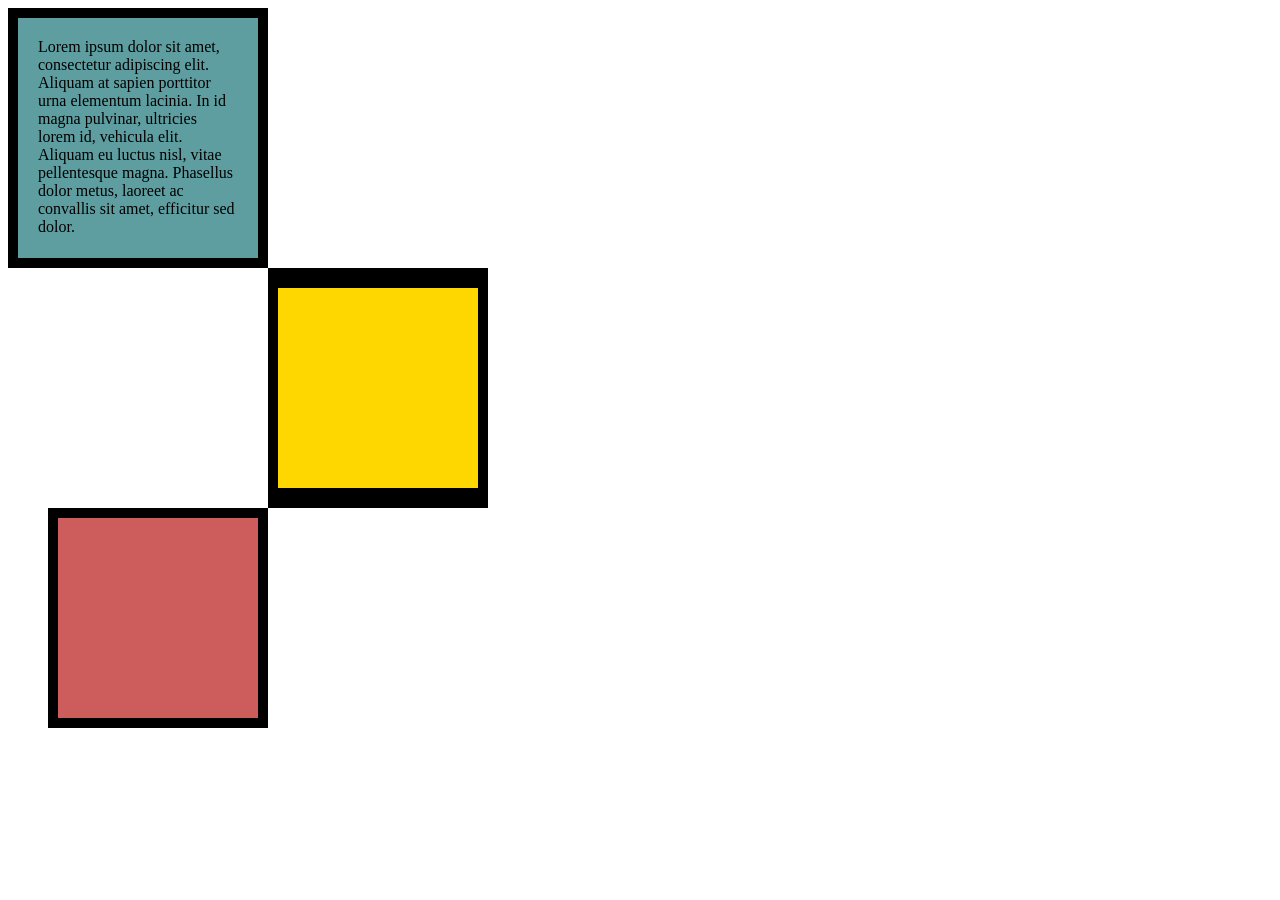
<file: CSS Acitivity II/index.html>
<!DOCTYPE html>
<html lang="en">

<head>
  <meta charset="UTF-8">
  <title>CSS Box Model</title>
  <style>
    div{
      height: 200px;
      width: 200px;
    }

    .one{
      background-color: cadetblue;
      padding: 20px;
      border: 10px solid black;
    }

    p {
      margin: 0;
    }

    .two {
      background-color: gold;
      border: solid black;
      border-width: 20px 10px;
      margin-left: 260px;
    }

    .three {
      background-color: indianred;
      border: 10px solid black;
      margin-left: 40px;
    }

  </style>
</head>

<body>

<div class="one">
  <p>
    Lorem ipsum dolor sit amet, consectetur adipiscing elit. Aliquam at sapien porttitor urna elementum lacinia. In
    id magna pulvinar, ultricies lorem id, vehicula elit. Aliquam eu luctus nisl, vitae pellentesque magna. Phasellus
    dolor metus, laoreet ac convallis sit amet, efficitur sed dolor.
  </p>
</div>

<div class="two"></div>

<div class="three"></div>
 
</body>

</html>
</file>
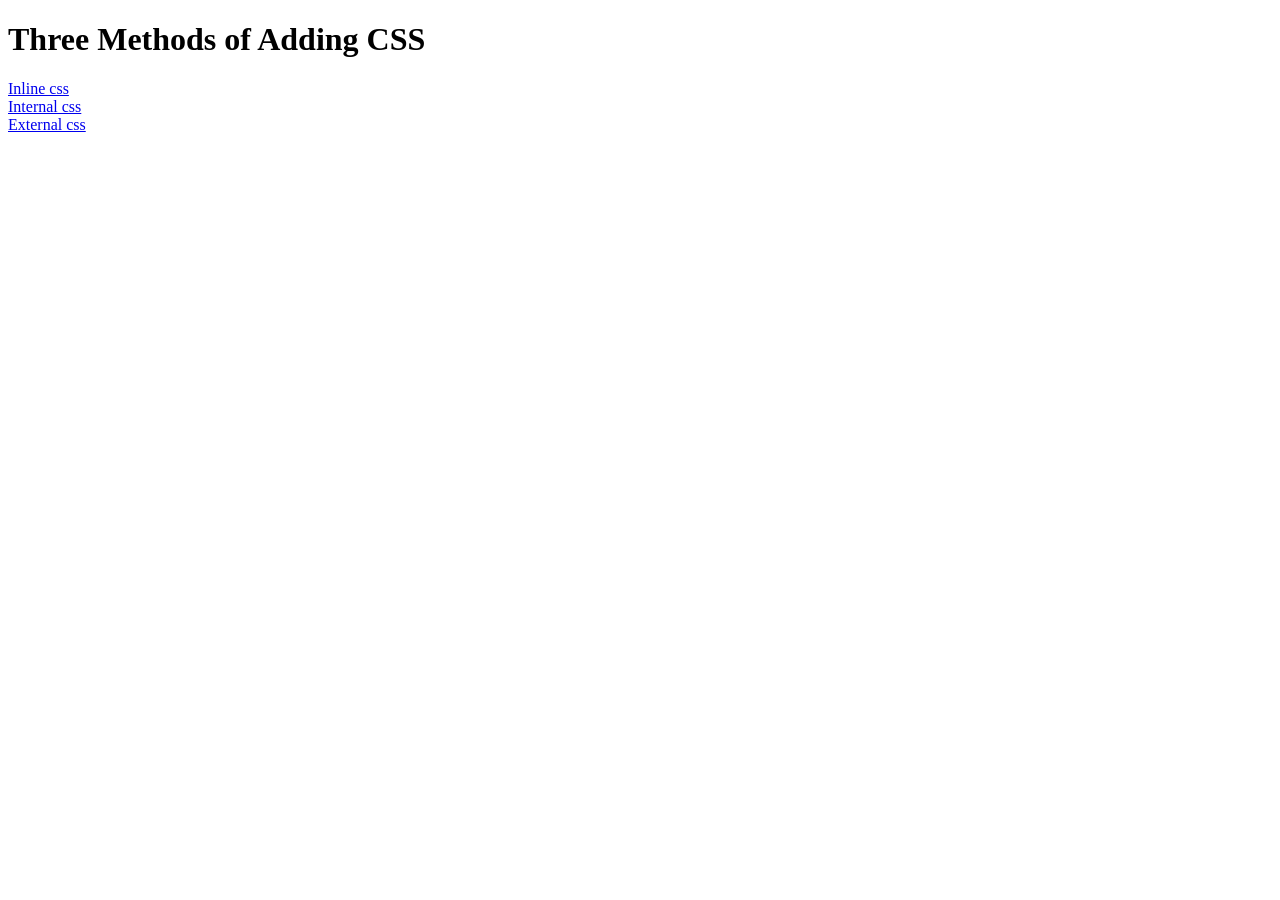
<file: css-activity1/index.html>
<!DOCTYPE html>
<html lang="en">

<head>
  <meta charset="UTF-8">
  <title>Adding CSS</title>
</head>

<body>
  <h1>Three Methods of Adding CSS</h1>
  
  <a href="inline.html">Inline css</a>
  <br>

  <a href="internal.html">Internal css</a>
  <br>

  <a href="external.html">External css</a>
  
</body>

</html>
</file>
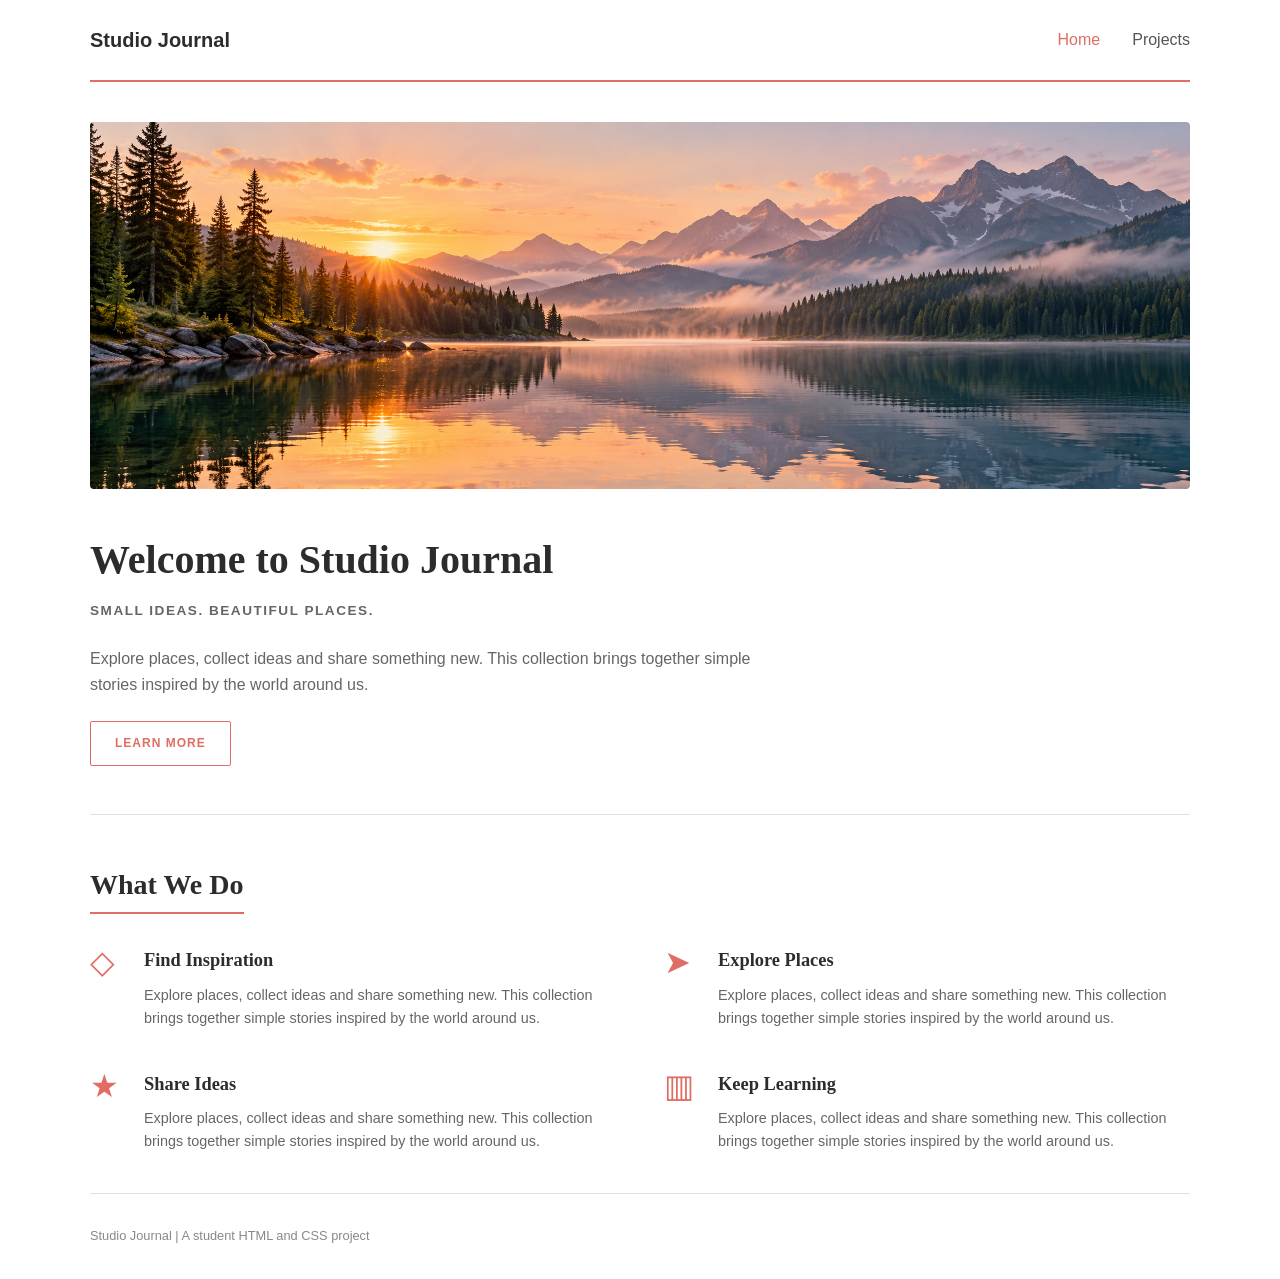
<file: Lab Practical 2/index.html>
<!DOCTYPE html>
<html lang="en">
<head>
    <meta charset="UTF-8">
    <meta name="viewport" content="width=device-width, initial-scale=1.0">
    <title>Studio Journal | Home</title>
    <link rel="stylesheet" href="styles.css">
</head>
<body>
    <header>
        <a class="logo" href="index.html"><strong>Studio Journal</strong></a>
        <nav>
            <a href="index.html" class="active" aria-current="page">Home</a>
            <a href="projects.html">Projects</a>
        </nav>
    </header>

    <main>
        <section class="intro">
            <img class="banner" src="images/pic10.png" alt="Mountain lake at sunrise">
            <h1>Welcome to Studio Journal</h1>
            <p class="subtitle">Small ideas. Beautiful places.</p>
            <p>Explore places, collect ideas and share something new. This collection brings together simple stories inspired by the world around us.</p>
            <a class="button" href="#features">Learn More</a>
        </section>

        <section id="features">
            <h2>What We Do</h2>
            <div class="features">
                <article class="feature">
                    <span class="icon" aria-hidden="true">◇</span>
                    <div>
                        <h3>Find Inspiration</h3>
                        <p>Explore places, collect ideas and share something new. This collection brings together simple stories inspired by the world around us.</p>
                    </div>
                </article>
                <article class="feature">
                    <span class="icon" aria-hidden="true">➤</span>
                    <div>
                        <h3>Explore Places</h3>
                        <p>Explore places, collect ideas and share something new. This collection brings together simple stories inspired by the world around us.</p>
                    </div>
                </article>
                <article class="feature">
                    <span class="icon" aria-hidden="true">★</span>
                    <div>
                        <h3>Share Ideas</h3>
                        <p>Explore places, collect ideas and share something new. This collection brings together simple stories inspired by the world around us.</p>
                    </div>
                </article>
                <article class="feature">
                    <span class="icon" aria-hidden="true">▥</span>
                    <div>
                        <h3>Keep Learning</h3>
                        <p>Explore places, collect ideas and share something new. This collection brings together simple stories inspired by the world around us.</p>
                    </div>
                </article>
            </div>
        </section>
    </main>
    <footer>Studio Journal | A student HTML and CSS project</footer>
</body>
</html>
</file>
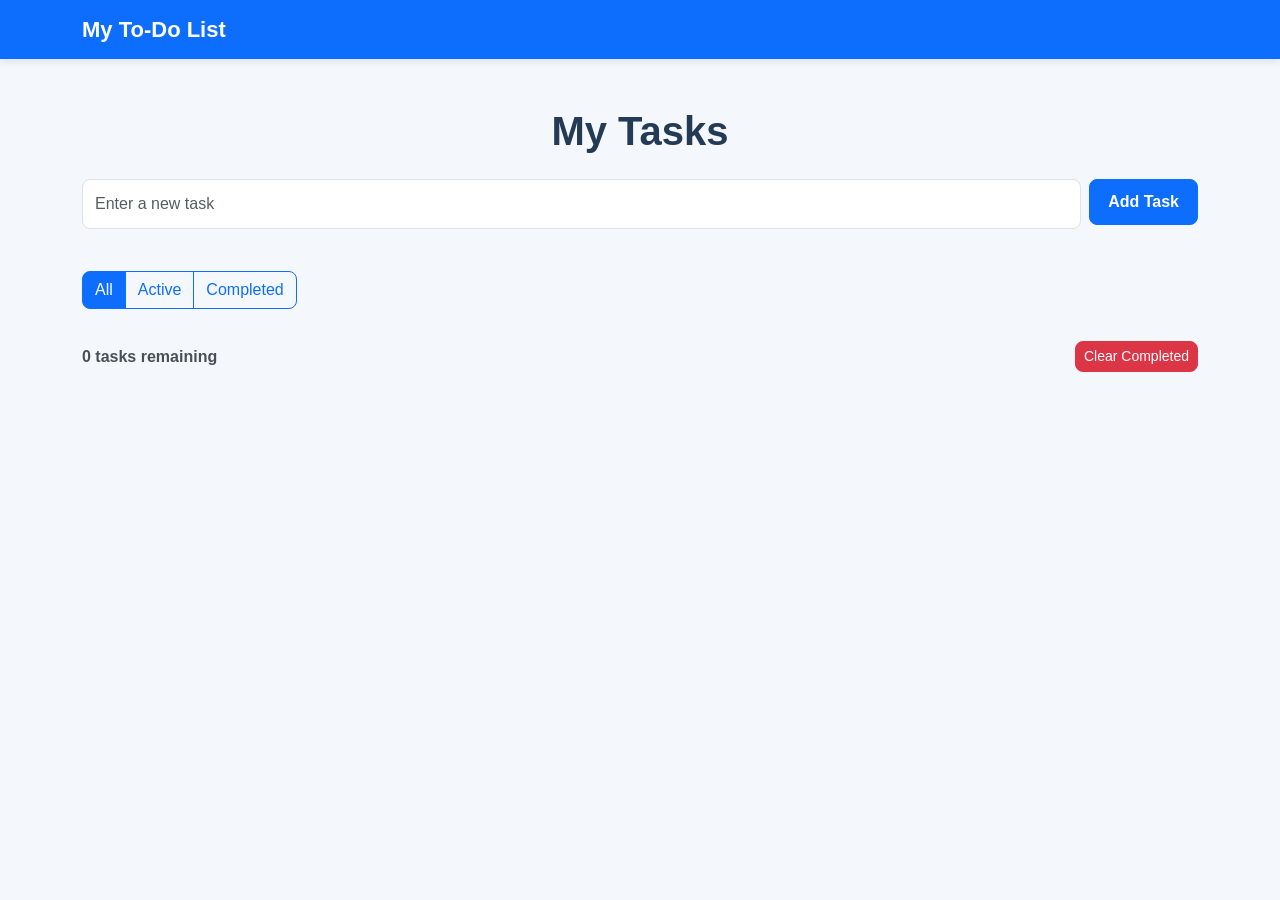
<file: TodoList/index.html>
<!DOCTYPE html>
<html lang="en">
<head>
    <meta charset="UTF-8">
    <meta name="viewport" content="width=device-width, initial-scale=1.0">

    <title>My To-Do List</title>

    <!-- Bootstrap CSS -->
    <link
        href="https://cdn.jsdelivr.net/npm/bootstrap@5.3.3/dist/css/bootstrap.min.css"
        rel="stylesheet">

    <!-- Custom CSS -->
    <link rel="stylesheet" href="style.css">
</head>

<body>

    <!-- Navigation Bar -->
    <nav class="navbar navbar-dark bg-primary">
        <div class="container">
            <a class="navbar-brand" href="#">My To-Do List</a>
        </div>
    </nav>

    <!-- Main Content -->
    <main class="container py-5">

        <h1 class="text-center mb-4">My Tasks</h1>

        <!-- Task Input -->
        <div class="row g-2 mb-3">
            <div class="col">
                <input
                    type="text"
                    id="taskInput"
                    class="form-control"
                    placeholder="Enter a new task">
            </div>

            <div class="col-auto">
                <button id="addTaskBtn" class="btn btn-primary">
                    Add Task
                </button>
            </div>
        </div>

        <!-- Error Message -->
        <p id="errorMessage" class="text-danger"></p>

        <!-- Filters -->
        <div class="btn-group mb-3" role="group">
            <button class="btn btn-outline-primary filter-btn active"
                    data-filter="all">All</button>

            <button class="btn btn-outline-primary filter-btn"
                    data-filter="active">Active</button>

            <button class="btn btn-outline-primary filter-btn"
                    data-filter="completed">Completed</button>
        </div>

        <!-- Task List -->
        <ul id="taskList" class="list-group mb-3"></ul>

        <!-- Task Counter and Clear Button -->
        <div class="d-flex justify-content-between align-items-center">
            <span id="taskCounter">0 tasks remaining</span>

            <button id="clearCompletedBtn" class="btn btn-danger btn-sm">
                Clear Completed
            </button>
        </div>

    </main>

    <!-- JavaScript -->
    <script src="script.js"></script>

</body>
</html>
</file>
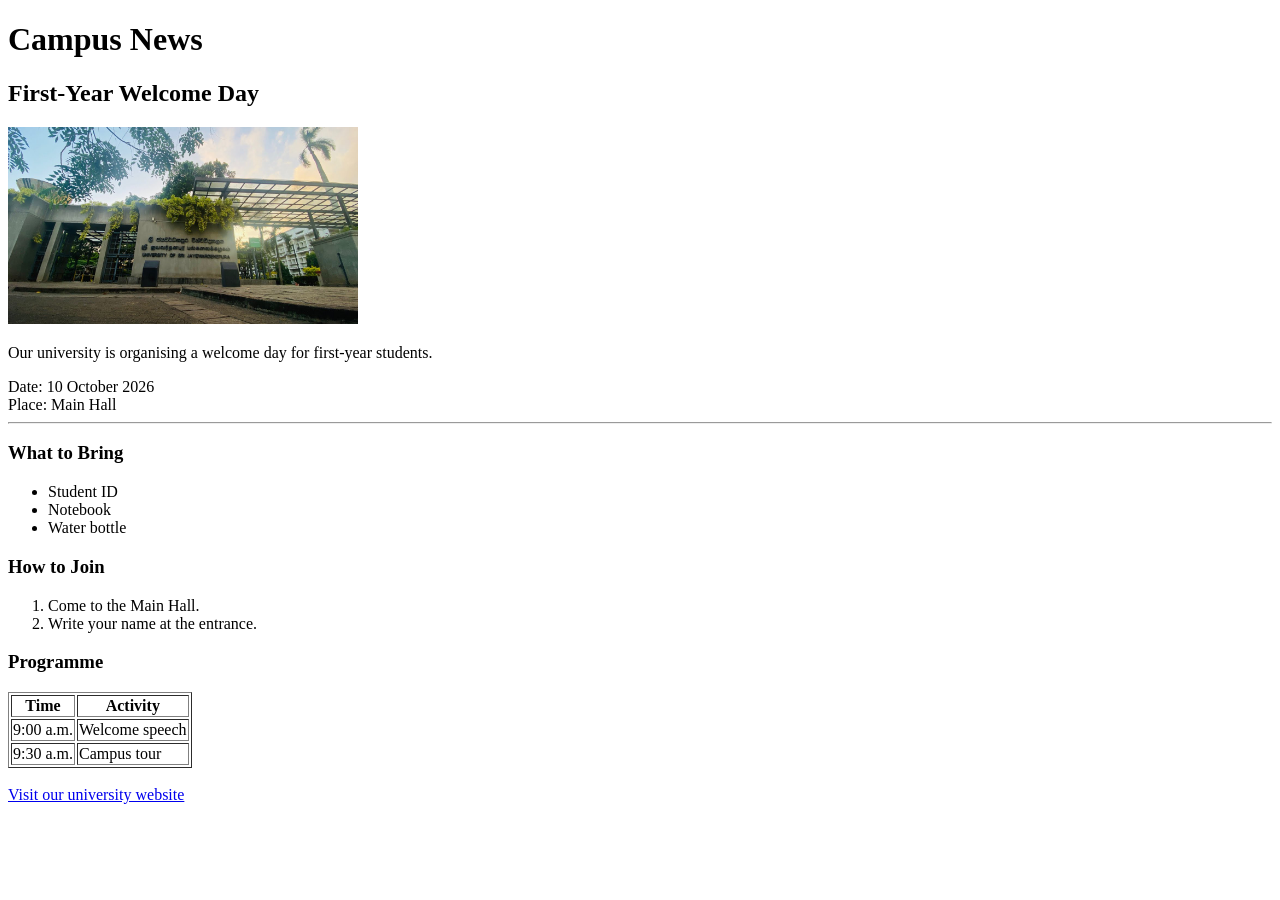
<file: Lab Practical 1/news.html>
<!DOCTYPE html> 
<html>
    <head>
        <meta charset="UTF-8">
        <title>Campus News</title>
    </head>

    <body>

        <h1>Campus News</h1>

        <h2>First-Year Welcome Day</h2>

        <img src="university.jpg" alt="University campus" width="350">

        <p>Our university is organising a welcome day for first-year students.</p>

        Date: 10 October 2026<br> 
        Place: Main Hall

        <hr>

        <h3>What to Bring</h3>

        <ul>
            <li>Student ID</li>
            <li>Notebook</li>
            <li>Water bottle</li>
        </ul>

        <h3>How to Join</h3>

        <ol>
            <li>Come to the Main Hall.</li>
            <li>Write your name at the entrance.</li>
        </ol>

        <h3>Programme</h3>

        <table border="1">
            <tr>
                <th>Time</th>
                <th>Activity</th>
            </tr>
            <tr>
                <td>9:00 a.m.</td>
                <td>Welcome speech</td>
            </tr>
            <tr>
                <td>9:30 a.m.</td>
                <td>Campus tour</td>
            </tr>
        </table>

        <br>

        <a href="https://www.sjp.ac.lk/">Visit our university website
        </a>
        
    </body>
</html>
</file>
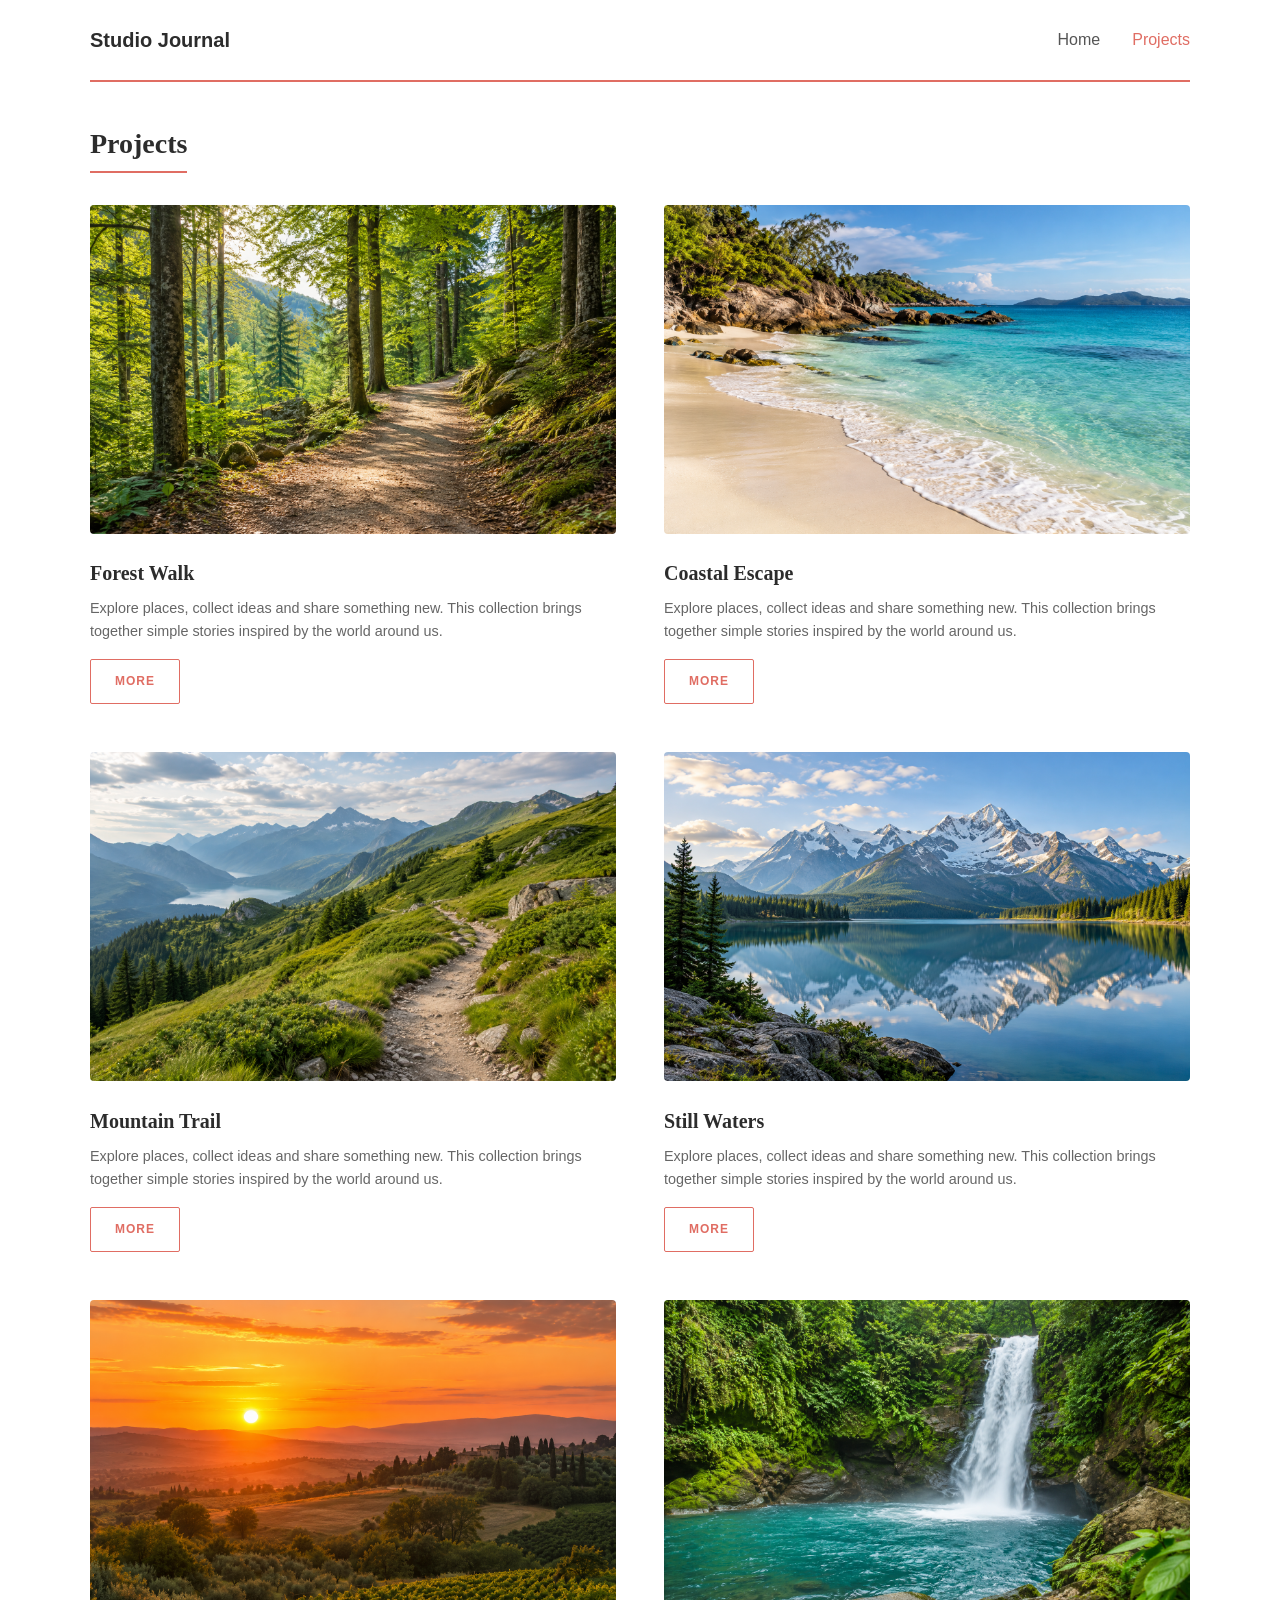
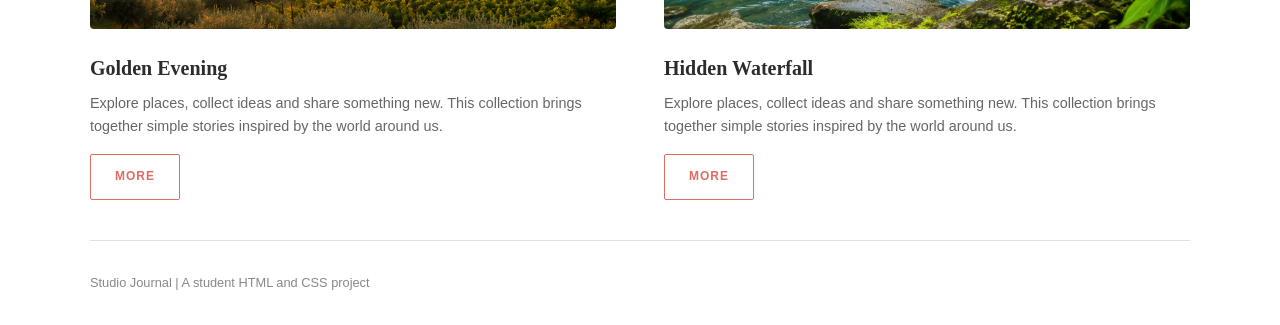
<file: Lab Practical 2/projects.html>
<!DOCTYPE html>
<html lang="en">
<head>
    <meta charset="UTF-8">
    <meta name="viewport" content="width=device-width, initial-scale=1.0">
    <title>Studio Journal | Projects</title>
    <link rel="stylesheet" href="styles.css">
</head>
<body>
    <header>
        <a class="logo" href="index.html"><strong>Studio Journal</strong></a>
        <nav>
            <a href="index.html">Home</a>
            <a href="projects.html" class="active" aria-current="page">Projects</a>
        </nav>
    </header>

    <main>
        <section>
            <h1 class="section-title">Projects</h1>
            <div class="projects">
                <article>
                    <img src="images/pic01.png" alt="Sunlit path through a green forest">
                    <h3>Forest Walk</h3>
                    <p>Explore places, collect ideas and share something new. This collection brings together simple stories inspired by the world around us.</p>
                    <a class="button" href="images/pic01.png">More</a>
                </article>
                <article>
                    <img src="images/pic02.png" alt="Sandy coastline beside turquoise water">
                    <h3>Coastal Escape</h3>
                    <p>Explore places, collect ideas and share something new. This collection brings together simple stories inspired by the world around us.</p>
                    <a class="button" href="images/pic02.png">More</a>
                </article>
                <article>
                    <img src="images/pic03.png" alt="Trail through green mountain hills">
                    <h3>Mountain Trail</h3>
                    <p>Explore places, collect ideas and share something new. This collection brings together simple stories inspired by the world around us.</p>
                    <a class="button" href="images/pic03.png">More</a>
                </article>
                <article>
                    <img src="images/pic04.png" alt="Lake reflecting distant mountains">
                    <h3>Still Waters</h3>
                    <p>Explore places, collect ideas and share something new. This collection brings together simple stories inspired by the world around us.</p>
                    <a class="button" href="images/pic04.png">More</a>
                </article>
                <article>
                    <img src="images/pic05.png" alt="Sunset over rolling countryside">
                    <h3>Golden Evening</h3>
                    <p>Explore places, collect ideas and share something new. This collection brings together simple stories inspired by the world around us.</p>
                    <a class="button" href="images/pic05.png">More</a>
                </article>
                <article>
                    <img src="images/pic06.png" alt="Waterfall surrounded by green plants">
                    <h3>Hidden Waterfall</h3>
                    <p>Explore places, collect ideas and share something new. This collection brings together simple stories inspired by the world around us.</p>
                    <a class="button" href="images/pic06.png">More</a>
                </article>
            </div>
        </section>
    </main>
    <footer>Studio Journal | A student HTML and CSS project</footer>
</body>
</html>
</file>
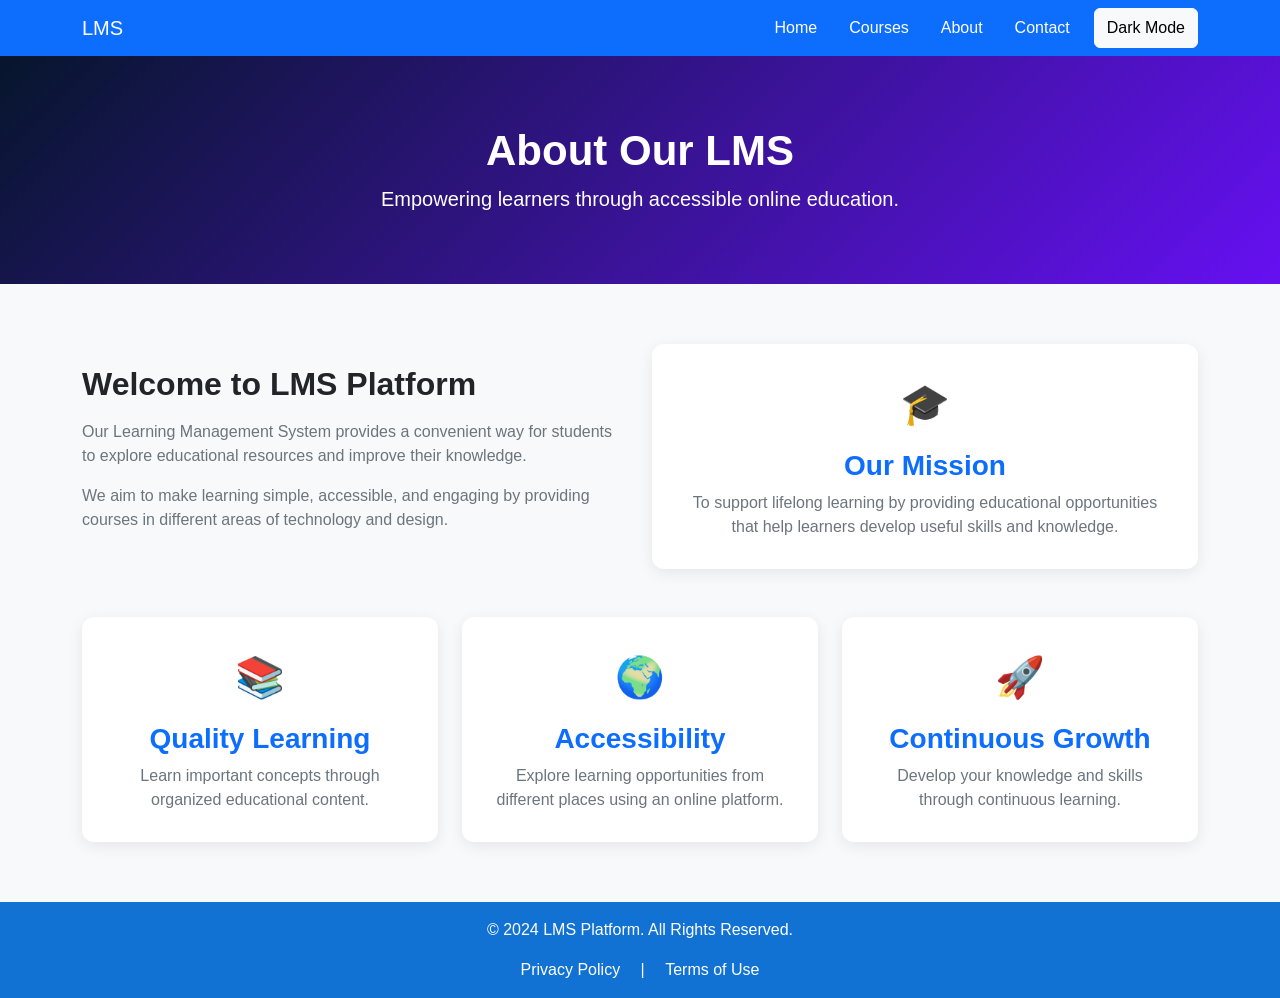
<file: LMS/about.html>
<!DOCTYPE html>
<html lang="en">

<head>
    <meta charset="UTF-8">
    <meta name="viewport" content="width=device-width, initial-scale=1.0">

    <title>About Us | LMS Platform</title>

    <!-- Bootstrap CSS -->
    <link href="https://cdn.jsdelivr.net/npm/bootstrap@5.3.3/dist/css/bootstrap.min.css"
          rel="stylesheet">

    <style>
        body {
            background-color: #f8f9fa;
            font-family: Arial, sans-serif;
        }

        .about-hero {
            background: linear-gradient(135deg, #06162c, #6610f2);
            color: white;
            text-align: center;
            padding: 70px 20px;
        }

        .about-hero h1 {
            font-size: 42px;
            font-weight: bold;
        }

        .about-content {
            padding: 60px 0;
        }

        .about-card {
            background-color: white;
            padding: 30px;
            border-radius: 12px;
            height: 100%;
            box-shadow: 0 4px 15px rgba(0, 0, 0, 0.08);
            transition: transform 0.3s ease;
        }

        .about-card:hover {
            transform: translateY(-5px);
        }

        .about-card h3 {
            color: #0d6efd;
            font-weight: bold;
        }

        .about-icon {
            font-size: 40px;
            margin-bottom: 15px;
        }

        /*Footer*/
      .site-footer p{
        color: white;

      }
      footer {
        background-color: #1172d4;
        color: white;
        padding: 25px 0;
        text-align: center;
      }

      footer a {
        color: white;
        text-decoration: none;
        margin: 0 8px;
      }

      footer a:hover {
        text-decoration: underline;
      }
    </style>
</head>

<body>

    <!--1. Navbar-->
    <nav class="navbar bg-primary" aria-label="Main navigation">
      <div class="container">
        <a class="navbar-brand text-white" href="index.html">LMS</a>

        <div class="nav">
          <a class="nav-link text-white" href="index.html">Home</a>
          <a class="nav-link text-white" href="courses.html">Courses</a>
          <a class="nav-link text-white" href="about.html">About</a>
          <a class="nav-link text-white" href="contact.html">Contact</a>

        </div>
      </div>
    </nav>


    <!-- About Hero Section -->
    <section class="about-hero">

        <div class="container">

            <h1>About Our LMS</h1>

            <p class="lead mb-0">
                Empowering learners through accessible online education.
            </p>

        </div>

    </section>


    <!-- About Content -->
    <section class="about-content">

        <div class="container">

            <div class="row align-items-center g-4">

                <div class="col-lg-6">

                    <h2 class="fw-bold mb-3">
                        Welcome to LMS Platform
                    </h2>

                    <p class="text-secondary">
                        Our Learning Management System provides a convenient
                        way for students to explore educational resources
                        and improve their knowledge.
                    </p>

                    <p class="text-secondary">
                        We aim to make learning simple, accessible, and
                        engaging by providing courses in different areas
                        of technology and design.
                    </p>

                </div>

                <div class="col-lg-6">

                    <div class="about-card text-center">

                        <div class="about-icon">🎓</div>

                        <h3>Our Mission</h3>

                        <p class="text-secondary mb-0">
                            To support lifelong learning by providing
                            educational opportunities that help learners
                            develop useful skills and knowledge.
                        </p>

                    </div>

                </div>

            </div>


            <!-- Our Values -->
            <div class="row g-4 mt-4">

                <div class="col-md-4">

                    <div class="about-card text-center">

                        <div class="about-icon">📚</div>

                        <h3>Quality Learning</h3>

                        <p class="text-secondary mb-0">
                            Learn important concepts through organized
                            educational content.
                        </p>

                    </div>

                </div>


                <div class="col-md-4">

                    <div class="about-card text-center">

                        <div class="about-icon">🌍</div>

                        <h3>Accessibility</h3>

                        <p class="text-secondary mb-0">
                            Explore learning opportunities from different
                            places using an online platform.
                        </p>

                    </div>

                </div>


                <div class="col-md-4">

                    <div class="about-card text-center">

                        <div class="about-icon">🚀</div>

                        <h3>Continuous Growth</h3>

                        <p class="text-secondary mb-0">
                            Develop your knowledge and skills through
                            continuous learning.
                        </p>

                    </div>

                </div>

            </div>

        </div>

    </section>


    <!--5. Footer Section-->
    <footer class="site-footer py-2 text-center">
      <div class="container">
        <p class="mb-2 py-2">&copy; 2024 LMS Platform. All Rights Reserved.</p>
      </div>

      <div class="mb-2">
        <a href="#">Privacy Policy</a>
        <span class="mx-2">|</span>
        <a herf="#">Terms of Use</a>
      </div>
    </footer>


    <!-- ADDED: Bootstrap JS (must come before app.js) -->
    <script src="https://cdn.jsdelivr.net/npm/bootstrap@5.3.3/dist/js/bootstrap.bundle.min.js"></script>
    <script src="script.js"></script>
    <script src="app.js"></script>

</body>
</html>
</file>
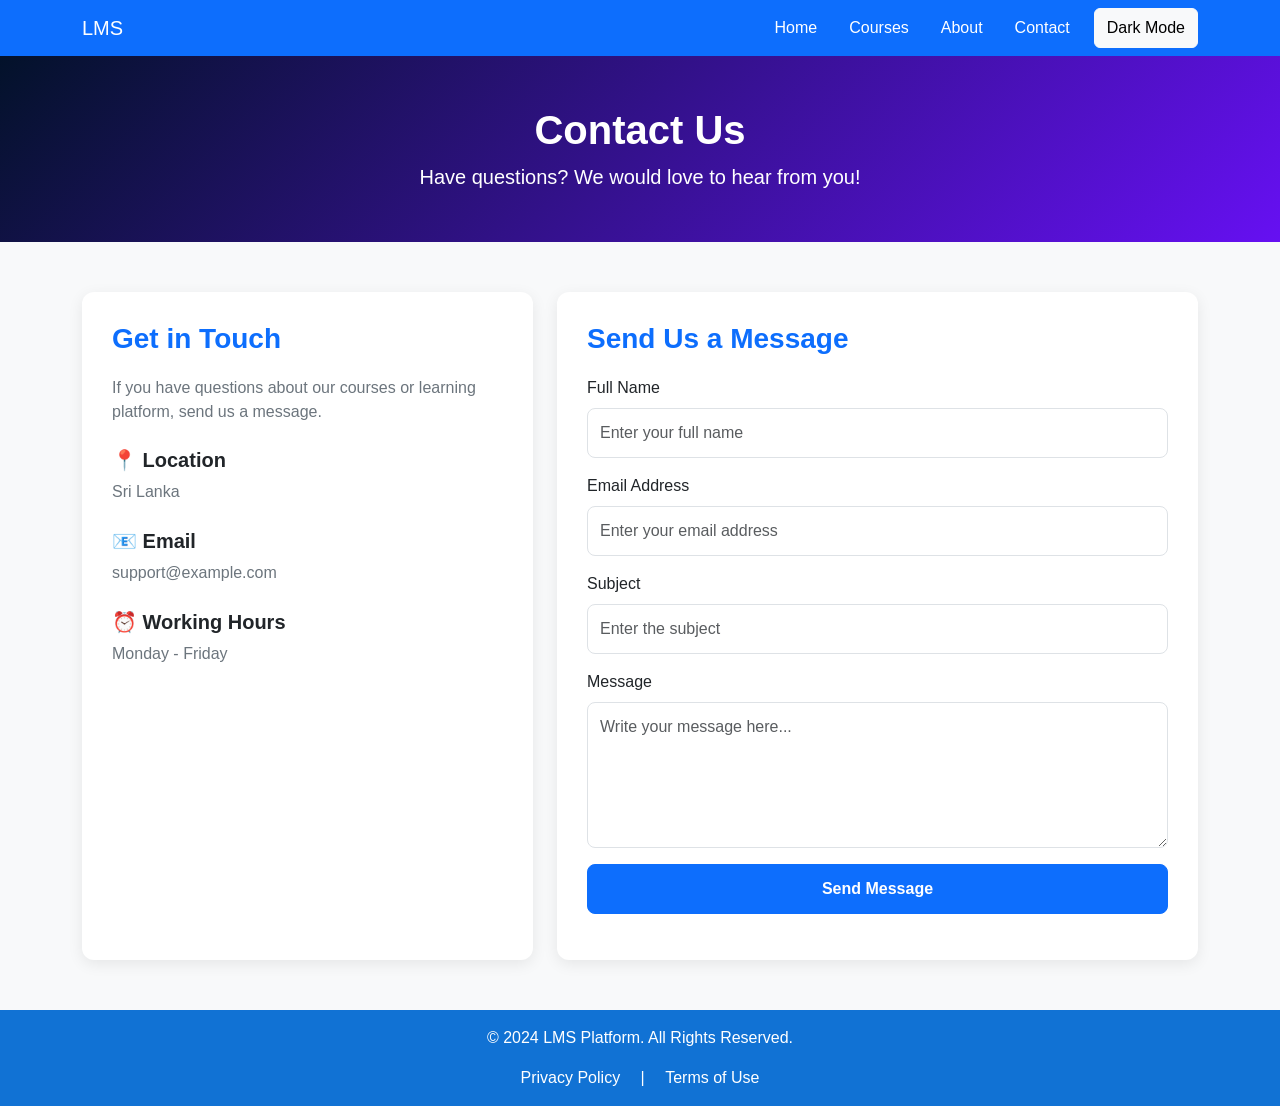
<file: LMS/contact.html>
<!DOCTYPE html>
<html lang="en">

<head>
    <meta charset="UTF-8">
    <meta name="viewport" content="width=device-width, initial-scale=1.0">

    <title>Contact Us | LMS Platform</title>

    <!-- Bootstrap CSS -->
    <link href="https://cdn.jsdelivr.net/npm/bootstrap@5.3.3/dist/css/bootstrap.min.css"
          rel="stylesheet">

    <style>
        body {
            background-color: #f8f9fa;
            font-family: Arial, sans-serif;
        }

        .contact-hero {
            background: linear-gradient(135deg, #03122a, #6610f2);
            color: white;
            text-align: center;
            padding: 50px 20px;
        }

        .contact-hero h1 {
            font-weight: bold;
        }

        .contact-section {
            padding: 50px 0;
        }

        .contact-card {
            background-color: white;
            padding: 30px;
            border-radius: 12px;
            box-shadow: 0 4px 15px rgba(0, 0, 0, 0.08);
            height: 100%;
        }

        .contact-card h3 {
            color: #0d6efd;
            font-weight: bold;
            margin-bottom: 20px;
        }

        .form-control {
            padding: 12px;
            border-radius: 8px;
        }

        .form-control:focus {
            border-color: #0d6efd;
            box-shadow: 0 0 0 0.2rem rgba(13, 110, 253, 0.15);
        }

        .submit-btn {
            width: 100%;
            padding: 12px;
            font-weight: bold;
            border-radius: 8px;
        }

        .contact-info {
            margin-bottom: 25px;
        }

        .contact-info h5 {
            font-weight: bold;
        }

        /*Footer*/
      .site-footer p{
        color: white;

      }
      footer {
        background-color: #1172d4;
        color: white;
        padding: 25px 0;
        text-align: center;
      }

      footer a {
        color: white;
        text-decoration: none;
        margin: 0 8px;
      }

      footer a:hover {
        text-decoration: underline;
      }
    </style>
</head>

<body>

    <!--1. Navbar-->
    <nav class="navbar bg-primary" aria-label="Main navigation">
      <div class="container">
        <a class="navbar-brand text-white" href="index.html">LMS</a>

        <div class="nav">
          <a class="nav-link text-white" href="index.html">Home</a>
          <a class="nav-link text-white" href="courses.html">Courses</a>
          <a class="nav-link text-white" href="about.html">About</a>
          <a class="nav-link text-white" href="contact.html">Contact</a>

        </div>
      </div>
    </nav>


    <!-- Contact Hero Section -->
    <section class="contact-hero">

        <div class="container">

            <h1>Contact Us</h1>

            <p class="lead mb-0">
                Have questions? We would love to hear from you!
            </p>

        </div>

    </section>


    <!-- Contact Section -->
    <section class="contact-section">

        <div class="container">

            <div class="row g-4">

                <!-- Contact Information -->
                <div class="col-lg-5">

                    <div class="contact-card">

                        <h3>Get in Touch</h3>

                        <p class="text-secondary">
                            If you have questions about our courses
                            or learning platform, send us a message.
                        </p>

                        <div class="contact-info mt-4">

                            <h5>📍 Location</h5>

                            <p class="text-secondary">
                                Sri Lanka
                            </p>

                        </div>

                        <div class="contact-info">

                            <h5>📧 Email</h5>

                            <p class="text-secondary">
                                support@example.com
                            </p>

                        </div>

                        <div class="contact-info">

                            <h5>⏰ Working Hours</h5>

                            <p class="text-secondary">
                                Monday - Friday
                            </p>

                        </div>

                    </div>

                </div>


                <!-- Contact Form -->
                <div class="col-lg-7">

                    <div class="contact-card">

                        <h3>Send Us a Message</h3>

                        <form id="contactForm">

                            <div class="mb-3">

                                <label for="name" class="form-label">
                                    Full Name
                                </label>

                                <input type="text"
                                       class="form-control"
                                       id="name"
                                       placeholder="Enter your full name"
                                       required>

                            </div>


                            <div class="mb-3">

                                <label for="email" class="form-label">
                                    Email Address
                                </label>

                                <input type="email"
                                       class="form-control"
                                       id="email"
                                       placeholder="Enter your email address"
                                       required>

                            </div>


                            <div class="mb-3">

                                <label for="subject" class="form-label">
                                    Subject
                                </label>

                                <input type="text"
                                       class="form-control"
                                       id="subject"
                                       placeholder="Enter the subject"
                                       required>

                            </div>


                            <div class="mb-3">

                                <label for="message" class="form-label">
                                    Message
                                </label>

                                <textarea class="form-control"
                                          id="message"
                                          rows="5"
                                          placeholder="Write your message here..."
                                          required></textarea>

                            </div>


                            <button type="submit"
                                    class="btn btn-primary submit-btn">
                                Send Message
                            </button>

                        </form>

                        <div id="formResponse"
                             class="mt-3"
                             role="status"
                             aria-live="polite"></div>

                    </div>

                </div>

            </div>

        </div>

    </section>


    <!--5. Footer Section-->
    <footer class="site-footer py-2 text-center">
      <div class="container">
        <p class="mb-2 py-2">&copy; 2024 LMS Platform. All Rights Reserved.</p>
      </div>

      <div class="mb-2">
        <a href="#">Privacy Policy</a>
        <span class="mx-2">|</span>
        <a herf="#">Terms of Use</a>
      </div>
    </footer>


    <!-- Bootstrap JavaScript -->
    <script src="https://cdn.jsdelivr.net/npm/bootstrap@5.3.3/dist/js/bootstrap.bundle.min.js"></script>

    <!-- Contact Form JavaScript -->
    <script src="script.js"></script>

</body>
</html>
</file>
<file: Lab Practical 2/styles.css>
/* --- Global Styles --- */
*{
    margin: 0;
    padding: 0;
    box-sizing: border-box;
}

body {
    font-family: -apple-system, BlinkMacSystemFont, "Segoe UI", Roboto, Helvetica, Arial, sans-serif;
    color: #4a4a4a;
    background-color: #ffffff;
    line-height: 1.6;
    padding: 0 2rem;
}

/* --- Header --- */
header {
    display: flex;
    justify-content: space-between;
    align-items: center;
    padding: 1.5rem 0;
    border-bottom: 2px solid #e06d63;
    max-width: 1100px;
    margin: 0 auto;
}

header .logo {
    font-size: 1.25rem;
    color: #2c2c2c;
    text-decoration: none;
}

nav {
    display: flex;
    gap: 2rem;
}

nav a {
    text-decoration: none;
    color: #555;
    font-weight: 500;
}

nav a.active {
    color: #e06d63;
}

/* --- Main Layout --- */
main {
    max-width: 1100px;
    margin: 0 auto;
    padding: 2.5rem 0;
}

/* --- Intro Section (Home Page) --- */
.intro {
    text-align: left;
    margin-bottom: 3rem;
}

.banner {
    width: 100%;
    height: auto;
    max-height: 450px;
    object-fit: cover;
    border-radius: 4px;
    margin-bottom: 2rem;
}

.intro h1 {
    font-size: 2.5rem;
    color: #2c2c2c;
    margin-bottom: 0.5rem;
    font-family: Georgia, serif;
}

.subtitle {
    font-size: 0.85rem;
    text-transform: uppercase;
    letter-spacing: 1.5px;
    color: #666;
    margin-bottom: 1.5rem;
    font-weight: bold;
}

.intro p {
    color: #666;
    max-width: 700px;
    margin-bottom: 1.5rem;
}

/* --- Features Section (Home Page) --- */
#features {
    border-top: 1px solid #e0e0e0;
    padding-top: 3rem;
    margin-top: 3rem;
}

#features h2 {
    font-size: 1.75rem;
    color: #2c2c2c;
    margin-bottom: 2rem;
    font-family: Georgia, serif;
    border-bottom: 2px solid #e06d63;
    display: inline-block;
    padding-bottom: 0.25rem;
}

.features {
    display: grid;
    grid-template-columns: repeat(2, 1fr);
    gap: 2.5rem 3rem;
}

.feature {
    display: flex;
    align-items: flex-start;
    gap: 1.5rem;
}

.feature .icon {
    font-size: 2rem;
    color: #e06d63;
    line-height: 1;
    min-width: 30px;
}

.feature h3 {
    font-size: 1.15rem;
    color: #2c2c2c;
    margin-bottom: 0.5rem;
    font-family: Georgia, serif;
}

.feature p {
    font-size: 0.9rem;
    color: #666;
}

/* --- Projects Section (Projects Page) --- */
.section-title {
    font-size: 1.75rem;
    color: #2c2c2c;
    margin-bottom: 2rem;
    font-family: Georgia, serif;
    border-bottom: 2px solid #e06d63;
    display: inline-block;
    padding-bottom: 0.25rem;
}

.projects {
    display: grid;
    grid-template-columns: repeat(2, 1fr);
    gap: 3rem 3rem;
}

.projects article img {
    width: 100%;
    height: auto;
    aspect-ratio: 16 / 10;
    object-fit: cover;
    border-radius: 4px;
    margin-bottom: 1rem;
}

.projects article h3 {
    font-size: 1.25rem;
    color: #2c2c2c;
    margin-bottom: 0.5rem;
    font-family: Georgia, serif;
}

.projects article p {
    font-size: 0.9rem;
    color: #666;
    margin-bottom: 1rem;
}

/* --- Buttons --- */
.button {
    display: inline-block;
    padding: 0.75rem 1.5rem;
    border: 1px solid #e06d63;
    color: #e06d63;
    text-decoration: none;
    text-transform: uppercase;
    font-size: 0.75rem;
    letter-spacing: 1px;
    font-weight: bold;
    border-radius: 2px;
    transition: background 0.2s, color 0.2s;
}

.button:hover {
    background-color: #e06d63;
    color: #ffffff;
}

/* --- Footer --- */
footer {
    max-width: 1100px;
    margin: 0 auto;
    padding: 2rem 0;
    border-top: 1px solid #e0e0e0;
    font-size: 0.8rem;
    color: #888;
}

/* --- Responsive Design --- */
@media (max-width: 768px) {
    .features,
    .projects {
        grid-template-columns: 1fr;
    }
    
    body {
        padding: 0 1rem;
    }
}
</file>
<file: TodoList/style.css>
/* General Page Styling */
body {
    background-color: #f4f7fc;
    font-family: Arial, sans-serif;
    min-height: 100vh;
    margin: 0;
}

/* Navigation Bar */
.navbar {
    box-shadow: 0 2px 8px rgba(0, 0, 0, 0.1);
}

.navbar-brand {
    font-size: 22px;
    font-weight: bold;
}

/* Main Heading */
h1 {
    color: #243b55;
    font-weight: bold;
}

/* Task Input */
#taskInput {
    padding: 12px;
    border-radius: 8px;
}

#taskInput:focus {
    border-color: #0d6efd;
    box-shadow: 0 0 5px rgba(13, 110, 253, 0.3);
}

/* Buttons */
.btn {
    border-radius: 8px;
}

#addTaskBtn {
    padding: 10px 18px;
    font-weight: bold;
}

/* Filter Buttons */
.filter-btn {
    font-weight: 500;
}

/* Task List */
#taskList .list-group-item {
    display: flex;
    align-items: center;
    justify-content: space-between;
    gap: 10px;
    padding: 14px;
    background-color: white;
    border: 1px solid #e0e6ef;
}

/* Completed Task */
.completed {
    text-decoration: line-through;
    color: #888;
    opacity: 0.7;
}

/* Error Message */
#errorMessage {
    font-size: 14px;
    min-height: 10px;
}

/* Task Counter */
#taskCounter {
    color: #495057;
    font-weight: 600;
}

/* Mobile Responsive Styling */
@media (max-width: 576px) {
    main.container {
        padding-top: 30px !important;
    }

    h1 {
        font-size: 27px;
    }

    #taskInput {
        font-size: 14px;
    }

    #addTaskBtn {
        padding: 10px 12px;
    }

    .filter-btn {
        font-size: 13px;
        padding: 8px 10px;
    }

    #taskList .list-group-item {
        padding: 10px;
    }
}
</file>
